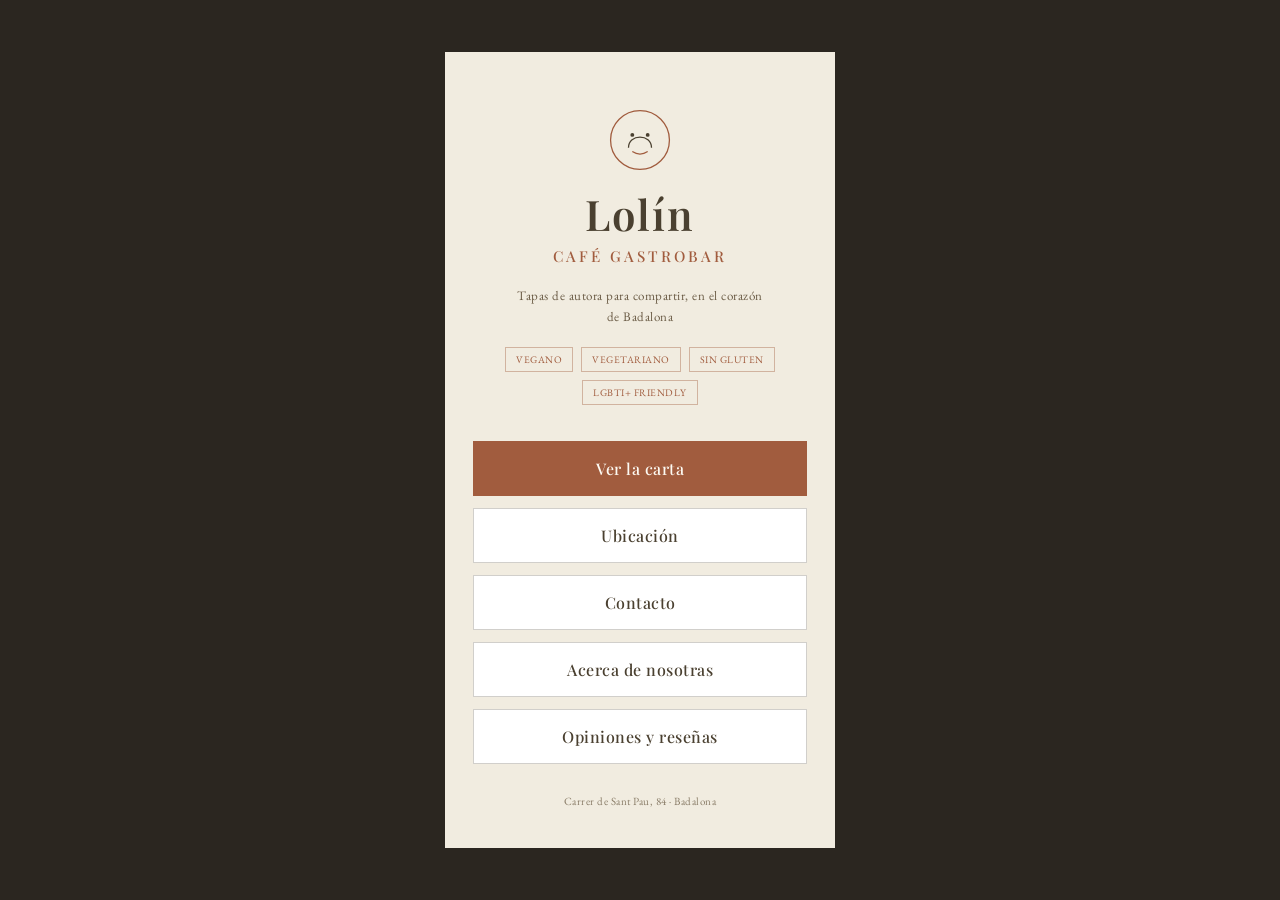
<file: index.html>
<!DOCTYPE html>
<html lang="es">
<head>
<meta charset="UTF-8">
<meta name="viewport" content="width=device-width, initial-scale=1.0">
<title>Lolín Café Gastrobar</title>
<link rel="preconnect" href="https://fonts.googleapis.com">
<link href="https://fonts.googleapis.com/css2?family=Playfair+Display:wght@500;600&family=EB+Garamond:wght@400;500&display=swap" rel="stylesheet">
<link rel="stylesheet" href="index-style.css">
</head>
<body>

  <div class="phone-screen">

    <header class="brand">
      <svg class="logo" viewBox="0 0 100 100" xmlns="http://www.w3.org/2000/svg" aria-hidden="true">
        <circle cx="50" cy="50" r="46" fill="none" stroke="#a15c3e" stroke-width="2"/>
        <path d="M32 62 C32 40 68 40 68 62" fill="none" stroke="#4a4030" stroke-width="2"/>
        <circle cx="38" cy="42" r="3" fill="#4a4030"/>
        <circle cx="62" cy="42" r="3" fill="#4a4030"/>
        <path d="M38 68 Q50 76 62 68" fill="none" stroke="#a15c3e" stroke-width="2"/>
      </svg>

      <h1 class="brand-name">Lolín</h1>
      <p class="brand-sub">Café Gastrobar</p>
      <p class="tagline">Tapas de autora para compartir, en el corazón de Badalona</p>

      <div class="badges">
        <span>Vegano</span>
        <span>Vegetariano</span>
        <span>Sin gluten</span>
        <span>LGBTI+ friendly</span>
      </div>
    </header>

    <nav class="menu-list">
      <a href="menu.html" class="menu-btn primary">Ver la carta</a>
      <a href="ubicacion.html" class="menu-btn">Ubicación</a>
      <a href="contacto.html" class="menu-btn">Contacto</a>
      <a href="acerca.html" class="menu-btn">Acerca de nosotras</a>
      <a href="opiniones.html" class="menu-btn">Opiniones y reseñas</a>
    </nav>

    <p class="footer-note">Carrer de Sant Pau, 84 · Badalona</p>

  </div>

</body>
</html>
</file>
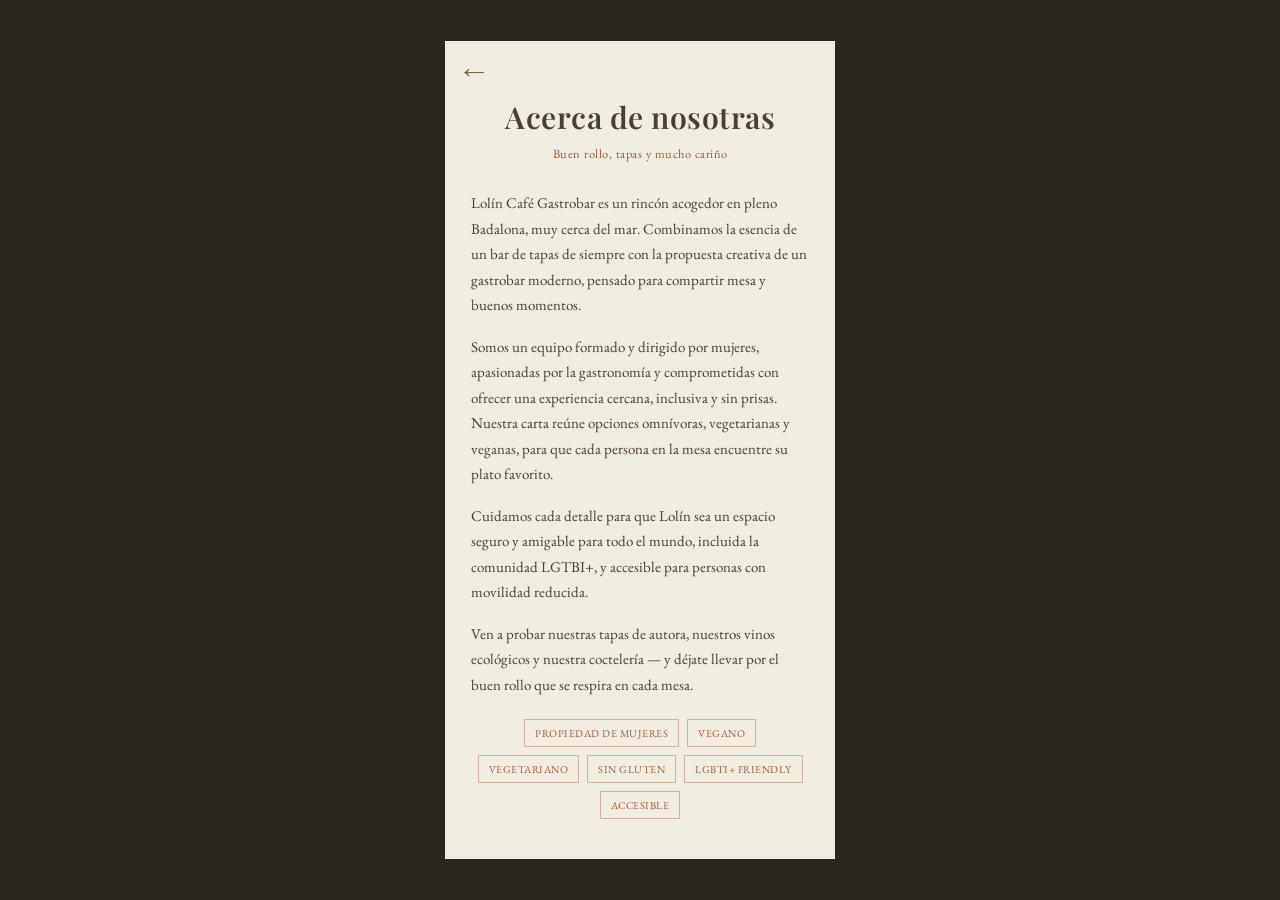
<file: acerca.html>
<!DOCTYPE html>
<html lang="es">
<head>
<meta charset="UTF-8">
<meta name="viewport" content="width=device-width, initial-scale=1.0">
<title>Lolín Café Gastrobar – Acerca de nosotras</title>
<link rel="preconnect" href="https://fonts.googleapis.com">
<link href="https://fonts.googleapis.com/css2?family=Playfair+Display:wght@500;600&family=EB+Garamond:wght@400;500&display=swap" rel="stylesheet">
<link rel="stylesheet" href="page-style.css">
</head>
<body>

  <div class="phone-screen">

    <a href="index.html" class="back-link" aria-label="Volver al inicio">&larr;</a>

    <header class="page-header">
      <h1 class="page-title">Acerca de nosotras</h1>
      <p class="page-subtitle">Buen rollo, tapas y mucho cariño</p>
    </header>

    <section class="about-text">
      <p>
        Lolín Café Gastrobar es un rincón acogedor en pleno Badalona,
        muy cerca del mar. Combinamos la esencia de un bar de tapas
        de siempre con la propuesta creativa de un gastrobar moderno,
        pensado para compartir mesa y buenos momentos.
      </p>

      <p>
        Somos un equipo formado y dirigido por mujeres, apasionadas
        por la gastronomía y comprometidas con ofrecer una experiencia
        cercana, inclusiva y sin prisas. Nuestra carta reúne opciones
        omnívoras, vegetarianas y veganas, para que cada persona en la
        mesa encuentre su plato favorito.
      </p>

      <p>
        Cuidamos cada detalle para que Lolín sea un espacio seguro y
        amigable para todo el mundo, incluida la comunidad LGTBI+, y
        accesible para personas con movilidad reducida.
      </p>

      <p>
        Ven a probar nuestras tapas de autora, nuestros vinos
        ecológicos y nuestra coctelería — y déjate llevar por el buen
        rollo que se respira en cada mesa.
      </p>
    </section>

    <div class="about-badges">
      <span>Propiedad de mujeres</span>
      <span>Vegano</span>
      <span>Vegetariano</span>
      <span>Sin gluten</span>
      <span>LGBTI+ friendly</span>
      <span>Accesible</span>
    </div>

  </div>

</body>
</html>
</file>
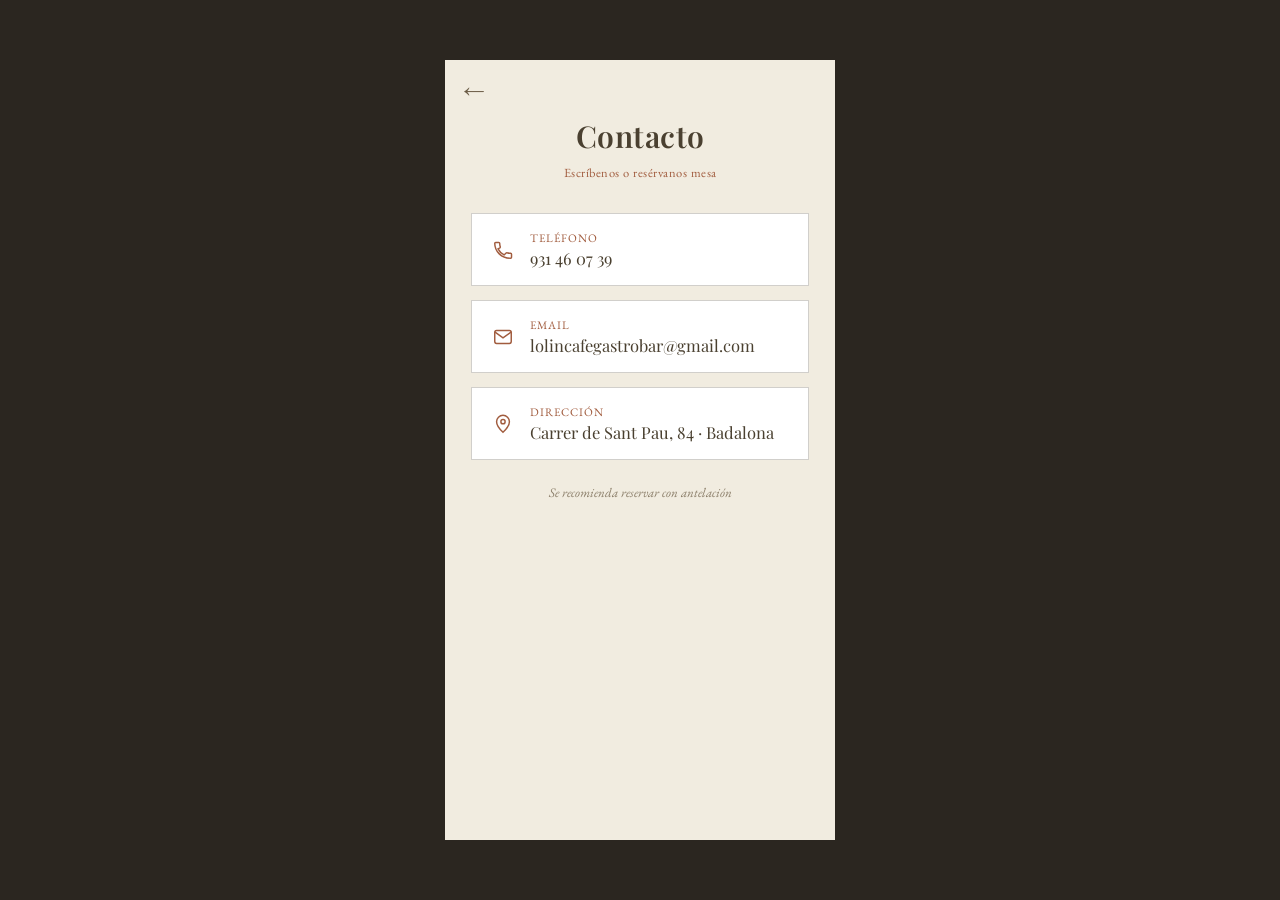
<file: contacto.html>
<!DOCTYPE html>
<html lang="es">
<head>
<meta charset="UTF-8">
<meta name="viewport" content="width=device-width, initial-scale=1.0">
<title>Lolín Café Gastrobar – Contacto</title>
<link rel="preconnect" href="https://fonts.googleapis.com">
<link href="https://fonts.googleapis.com/css2?family=Playfair+Display:wght@500;600&family=EB+Garamond:wght@400;500&display=swap" rel="stylesheet">
<link rel="stylesheet" href="page-style.css">
</head>
<body>

  <div class="phone-screen">

    <a href="index.html" class="back-link" aria-label="Volver al inicio">&larr;</a>

    <header class="page-header">
      <h1 class="page-title">Contacto</h1>
      <p class="page-subtitle">Escríbenos o resérvanos mesa</p>
    </header>

    <section class="contact-list">

      <a href="tel:+34931460739" class="contact-card">
        <span class="contact-icon" aria-hidden="true">
          <svg viewBox="0 0 24 24" fill="none" stroke="#a15c3e" stroke-width="1.6">
            <path d="M6.6 10.8c1.4 2.8 3.8 5.2 6.6 6.6l2.2-2.2c.3-.3.7-.4 1.1-.2 1.2.4 2.5.6 3.8.6.6 0 1 .4 1 1V20c0 .6-.4 1-1 1C10.3 21 3 13.7 3 4.7c0-.6.4-1 1-1H7.4c.6 0 1 .4 1 1 0 1.3.2 2.6.6 3.8.1.4 0 .8-.2 1.1L6.6 10.8z"/>
          </svg>
        </span>
        <span class="contact-text">
          <span class="contact-label">Teléfono</span>
          <span class="contact-value">931 46 07 39</span>
        </span>
      </a>

      <a href="mailto:lolincafegastrobar@gmail.com" class="contact-card">
        <span class="contact-icon" aria-hidden="true">
          <svg viewBox="0 0 24 24" fill="none" stroke="#a15c3e" stroke-width="1.6">
            <rect x="3" y="5" width="18" height="14" rx="2"/>
            <path d="M3 6.5 12 13l9-6.5"/>
          </svg>
        </span>
        <span class="contact-text">
          <span class="contact-label">Email</span>
          <span class="contact-value">lolincafegastrobar@gmail.com</span>
        </span>
      </a>

      <a href="ubicacion.html" class="contact-card">
        <span class="contact-icon" aria-hidden="true">
          <svg viewBox="0 0 24 24" fill="none" stroke="#a15c3e" stroke-width="1.6">
            <path d="M12 21s7-6.5 7-11.5A7 7 0 0 0 5 9.5C5 14.5 12 21 12 21z"/>
            <circle cx="12" cy="9.5" r="2.3"/>
          </svg>
        </span>
        <span class="contact-text">
          <span class="contact-label">Dirección</span>
          <span class="contact-value">Carrer de Sant Pau, 84 · Badalona</span>
        </span>
      </a>

    </section>

    <p class="info-note" style="margin-top: 24px; text-align: center;">
      Se recomienda reservar con antelación
    </p>

  </div>

</body>
</html>
</file>
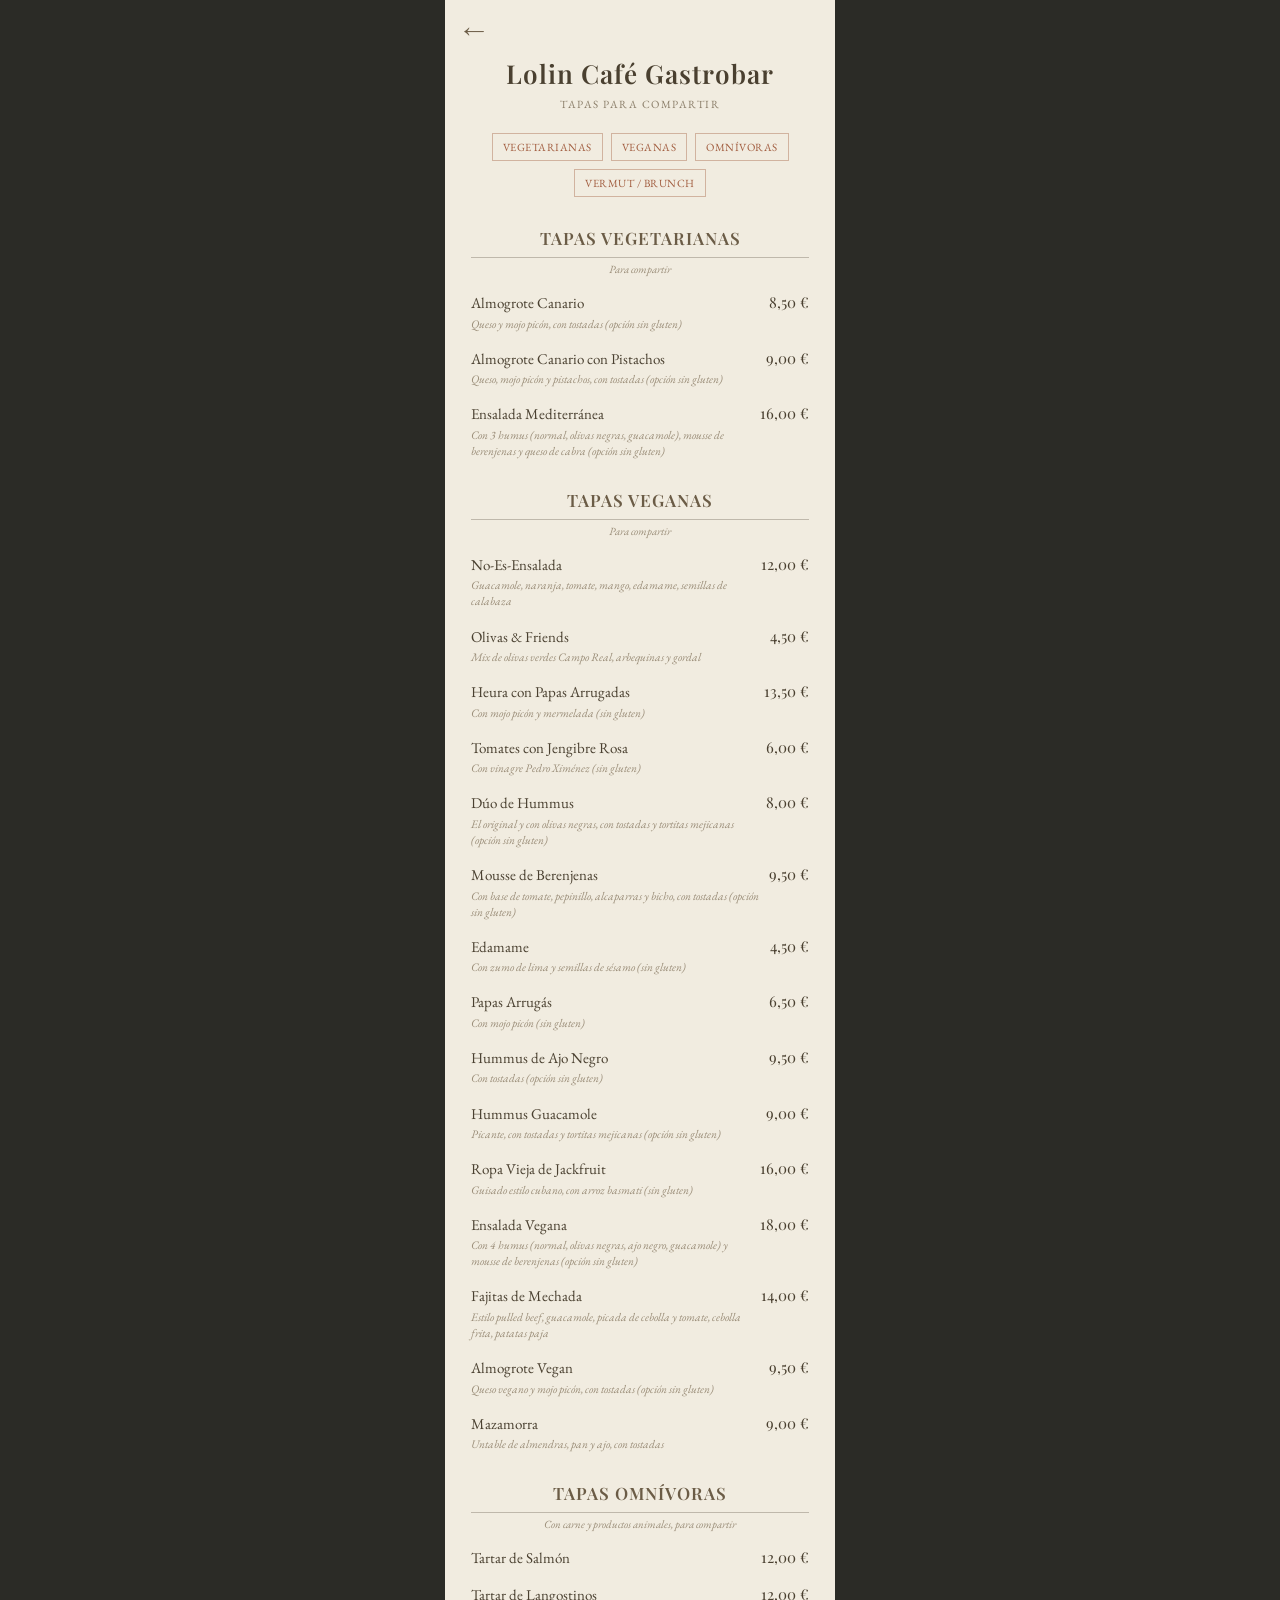
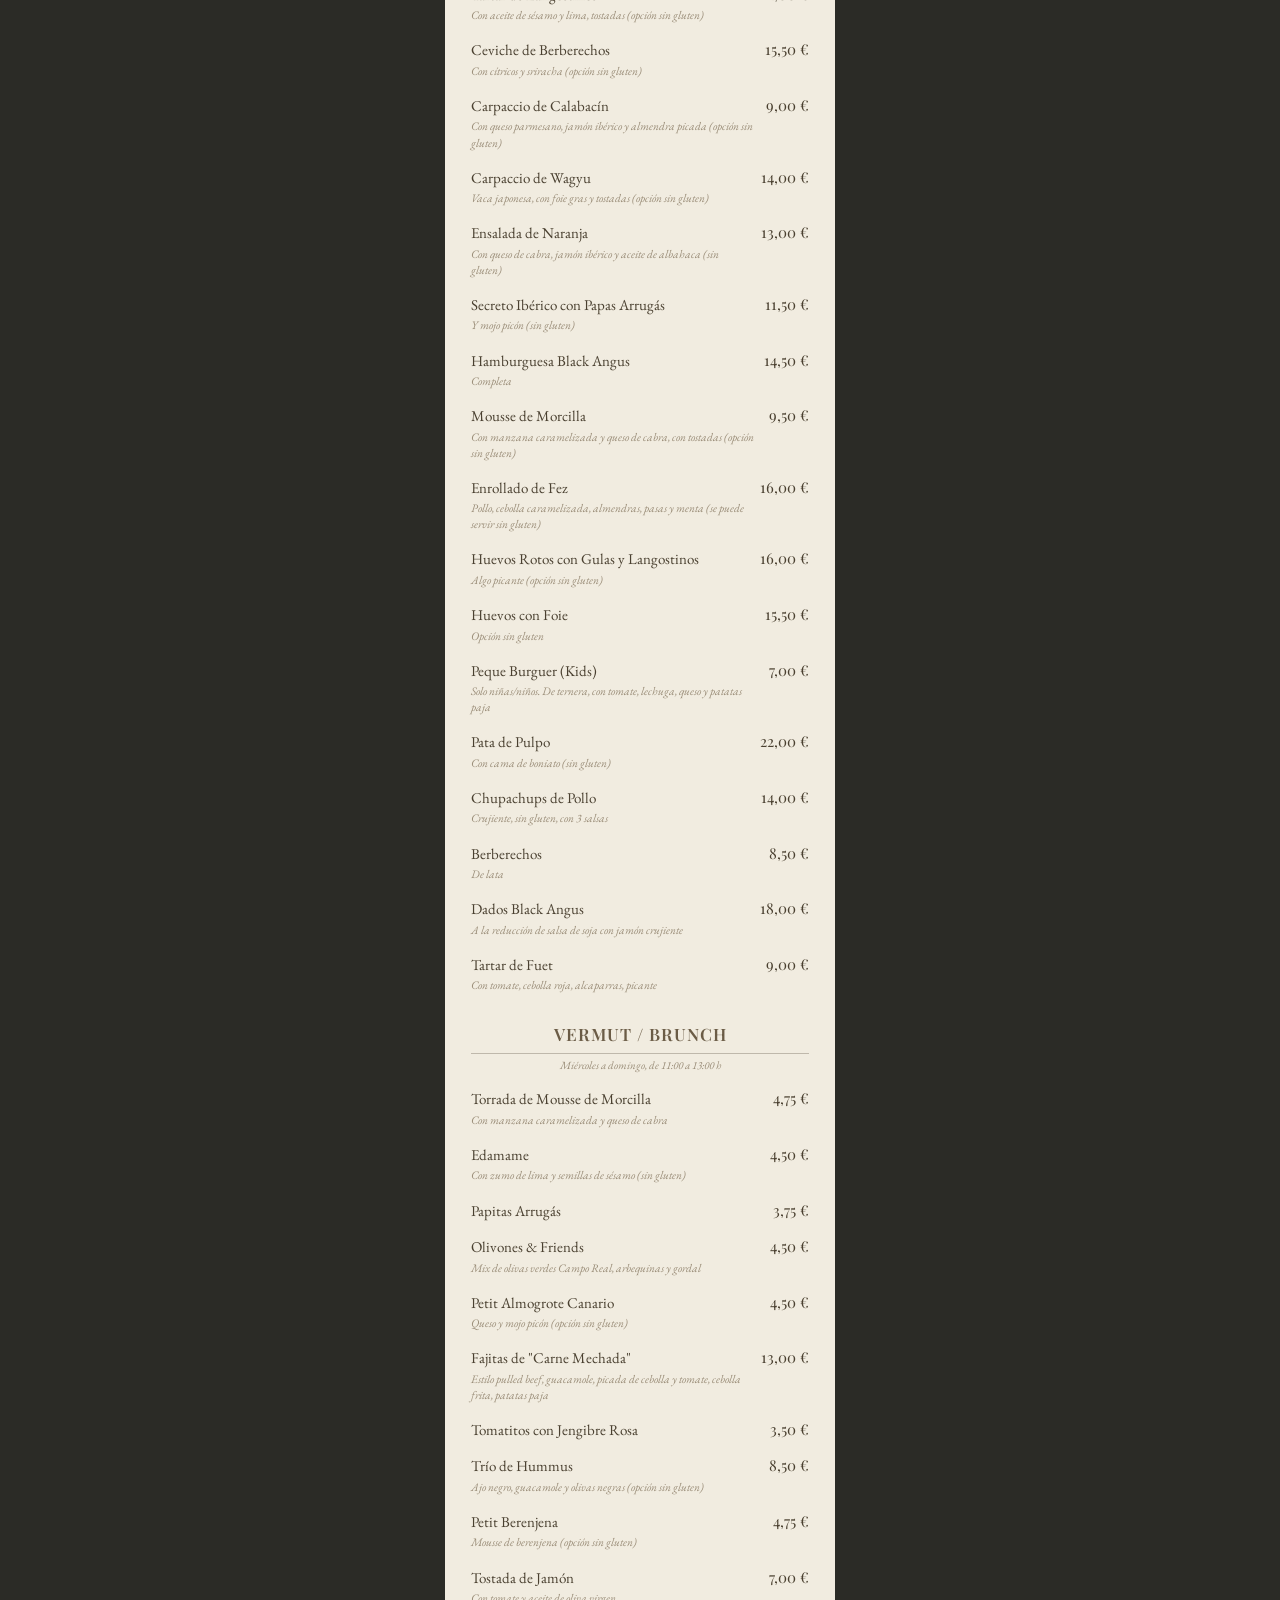
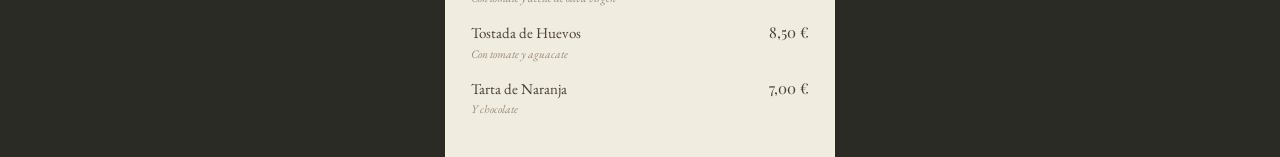
<file: menu.html>
<!DOCTYPE html>
<html lang="es">
<head>
<meta charset="UTF-8">
<meta name="viewport" content="width=device-width, initial-scale=1.0">
<title>Lolin Café Gastrobar – Carta</title>
<link rel="preconnect" href="https://fonts.googleapis.com">
<link href="https://fonts.googleapis.com/css2?family=Playfair+Display:wght@500;600&family=EB+Garamond:wght@400;500&display=swap" rel="stylesheet">
<link rel="stylesheet" href="menu-style.css">
</head>
<body>

  <div class="phone-screen">

    <a href="index.html" class="back-link" aria-label="Volver al inicio">&larr;</a>

    <header class="page-header">
      <h1 class="page-title">Lolin Café Gastrobar</h1>
      <p class="page-subtitle">Tapas para compartir</p>
    </header>

    <nav class="category-nav">
      <a href="#vegetarianas">Vegetarianas</a>
      <a href="#veganas">Veganas</a>
      <a href="#omnivoras">Omnívoras</a>
      <a href="#vermut">Vermut / Brunch</a>
    </nav>

    <!-- ================= TAPAS VEGETARIANAS ================= -->
    <section class="menu-section" id="vegetarianas">
      <h2 class="section-title">TAPAS VEGETARIANAS</h2>
      <p class="section-note">Para compartir</p>
      <div class="item-list">

        <div class="item-row">
          <span class="item-info">
            <span class="item-name">Almogrote Canario</span>
            <span class="item-desc">Queso y mojo picón, con tostadas (opción sin gluten)</span>
          </span>
          <span class="item-price">8,50 €</span>
        </div>

        <div class="item-row">
          <span class="item-info">
            <span class="item-name">Almogrote Canario con Pistachos</span>
            <span class="item-desc">Queso, mojo picón y pistachos, con tostadas (opción sin gluten)</span>
          </span>
          <span class="item-price">9,00 €</span>
        </div>

        <div class="item-row">
          <span class="item-info">
            <span class="item-name">Ensalada Mediterránea</span>
            <span class="item-desc">Con 3 humus (normal, olivas negras, guacamole), mousse de berenjenas y queso de cabra (opción sin gluten)</span>
          </span>
          <span class="item-price">16,00 €</span>
        </div>

      </div>
    </section>

    <!-- ================= TAPAS VEGANAS ================= -->
    <section class="menu-section" id="veganas">
      <h2 class="section-title">TAPAS VEGANAS</h2>
      <p class="section-note">Para compartir</p>
      <div class="item-list">

        <div class="item-row">
          <span class="item-info">
            <span class="item-name">No-Es-Ensalada</span>
            <span class="item-desc">Guacamole, naranja, tomate, mango, edamame, semillas de calabaza</span>
          </span>
          <span class="item-price">12,00 €</span>
        </div>

        <div class="item-row">
          <span class="item-info">
            <span class="item-name">Olivas & Friends</span>
            <span class="item-desc">Mix de olivas verdes Campo Real, arbequinas y gordal</span>
          </span>
          <span class="item-price">4,50 €</span>
        </div>

        <div class="item-row">
          <span class="item-info">
            <span class="item-name">Heura con Papas Arrugadas</span>
            <span class="item-desc">Con mojo picón y mermelada (sin gluten)</span>
          </span>
          <span class="item-price">13,50 €</span>
        </div>

        <div class="item-row">
          <span class="item-info">
            <span class="item-name">Tomates con Jengibre Rosa</span>
            <span class="item-desc">Con vinagre Pedro Ximénez (sin gluten)</span>
          </span>
          <span class="item-price">6,00 €</span>
        </div>

        <div class="item-row">
          <span class="item-info">
            <span class="item-name">Dúo de Hummus</span>
            <span class="item-desc">El original y con olivas negras, con tostadas y tortitas mejicanas (opción sin gluten)</span>
          </span>
          <span class="item-price">8,00 €</span>
        </div>

        <div class="item-row">
          <span class="item-info">
            <span class="item-name">Mousse de Berenjenas</span>
            <span class="item-desc">Con base de tomate, pepinillo, alcaparras y bicho, con tostadas (opción sin gluten)</span>
          </span>
          <span class="item-price">9,50 €</span>
        </div>

        <div class="item-row">
          <span class="item-info">
            <span class="item-name">Edamame</span>
            <span class="item-desc">Con zumo de lima y semillas de sésamo (sin gluten)</span>
          </span>
          <span class="item-price">4,50 €</span>
        </div>

        <div class="item-row">
          <span class="item-info">
            <span class="item-name">Papas Arrugás</span>
            <span class="item-desc">Con mojo picón (sin gluten)</span>
          </span>
          <span class="item-price">6,50 €</span>
        </div>

        <div class="item-row">
          <span class="item-info">
            <span class="item-name">Hummus de Ajo Negro</span>
            <span class="item-desc">Con tostadas (opción sin gluten)</span>
          </span>
          <span class="item-price">9,50 €</span>
        </div>

        <div class="item-row">
          <span class="item-info">
            <span class="item-name">Hummus Guacamole</span>
            <span class="item-desc">Picante, con tostadas y tortitas mejicanas (opción sin gluten)</span>
          </span>
          <span class="item-price">9,00 €</span>
        </div>

        <div class="item-row">
          <span class="item-info">
            <span class="item-name">Ropa Vieja de Jackfruit</span>
            <span class="item-desc">Guisado estilo cubano, con arroz basmati (sin gluten)</span>
          </span>
          <span class="item-price">16,00 €</span>
        </div>

        <div class="item-row">
          <span class="item-info">
            <span class="item-name">Ensalada Vegana</span>
            <span class="item-desc">Con 4 humus (normal, olivas negras, ajo negro, guacamole) y mousse de berenjenas (opción sin gluten)</span>
          </span>
          <span class="item-price">18,00 €</span>
        </div>

        <div class="item-row">
          <span class="item-info">
            <span class="item-name">Fajitas de Mechada</span>
            <span class="item-desc">Estilo pulled beef, guacamole, picada de cebolla y tomate, cebolla frita, patatas paja</span>
          </span>
          <span class="item-price">14,00 €</span>
        </div>

        <div class="item-row">
          <span class="item-info">
            <span class="item-name">Almogrote Vegan</span>
            <span class="item-desc">Queso vegano y mojo picón, con tostadas (opción sin gluten)</span>
          </span>
          <span class="item-price">9,50 €</span>
        </div>

        <div class="item-row">
          <span class="item-info">
            <span class="item-name">Mazamorra</span>
            <span class="item-desc">Untable de almendras, pan y ajo, con tostadas</span>
          </span>
          <span class="item-price">9,00 €</span>
        </div>

      </div>
    </section>

    <!-- ================= TAPAS OMNÍVORAS ================= -->
    <section class="menu-section" id="omnivoras">
      <h2 class="section-title">TAPAS OMNÍVORAS</h2>
      <p class="section-note">Con carne y productos animales, para compartir</p>
      <div class="item-list">

        <div class="item-row">
          <span class="item-info">
            <span class="item-name">Tartar de Salmón</span>
          </span>
          <span class="item-price">12,00 €</span>
        </div>

        <div class="item-row">
          <span class="item-info">
            <span class="item-name">Tartar de Langostinos</span>
            <span class="item-desc">Con aceite de sésamo y lima, tostadas (opción sin gluten)</span>
          </span>
          <span class="item-price">12,00 €</span>
        </div>

        <div class="item-row">
          <span class="item-info">
            <span class="item-name">Ceviche de Berberechos</span>
            <span class="item-desc">Con cítricos y sriracha (opción sin gluten)</span>
          </span>
          <span class="item-price">15,50 €</span>
        </div>

        <div class="item-row">
          <span class="item-info">
            <span class="item-name">Carpaccio de Calabacín</span>
            <span class="item-desc">Con queso parmesano, jamón ibérico y almendra picada (opción sin gluten)</span>
          </span>
          <span class="item-price">9,00 €</span>
        </div>

        <div class="item-row">
          <span class="item-info">
            <span class="item-name">Carpaccio de Wagyu</span>
            <span class="item-desc">Vaca japonesa, con foie gras y tostadas (opción sin gluten)</span>
          </span>
          <span class="item-price">14,00 €</span>
        </div>

        <div class="item-row">
          <span class="item-info">
            <span class="item-name">Ensalada de Naranja</span>
            <span class="item-desc">Con queso de cabra, jamón ibérico y aceite de albahaca (sin gluten)</span>
          </span>
          <span class="item-price">13,00 €</span>
        </div>

        <div class="item-row">
          <span class="item-info">
            <span class="item-name">Secreto Ibérico con Papas Arrugás</span>
            <span class="item-desc">Y mojo picón (sin gluten)</span>
          </span>
          <span class="item-price">11,50 €</span>
        </div>

        <div class="item-row">
          <span class="item-info">
            <span class="item-name">Hamburguesa Black Angus</span>
            <span class="item-desc">Completa</span>
          </span>
          <span class="item-price">14,50 €</span>
        </div>

        <div class="item-row">
          <span class="item-info">
            <span class="item-name">Mousse de Morcilla</span>
            <span class="item-desc">Con manzana caramelizada y queso de cabra, con tostadas (opción sin gluten)</span>
          </span>
          <span class="item-price">9,50 €</span>
        </div>

        <div class="item-row">
          <span class="item-info">
            <span class="item-name">Enrollado de Fez</span>
            <span class="item-desc">Pollo, cebolla caramelizada, almendras, pasas y menta (se puede servir sin gluten)</span>
          </span>
          <span class="item-price">16,00 €</span>
        </div>

        <div class="item-row">
          <span class="item-info">
            <span class="item-name">Huevos Rotos con Gulas y Langostinos</span>
            <span class="item-desc">Algo picante (opción sin gluten)</span>
          </span>
          <span class="item-price">16,00 €</span>
        </div>

        <div class="item-row">
          <span class="item-info">
            <span class="item-name">Huevos con Foie</span>
            <span class="item-desc">Opción sin gluten</span>
          </span>
          <span class="item-price">15,50 €</span>
        </div>

        <div class="item-row">
          <span class="item-info">
            <span class="item-name">Peque Burguer (Kids)</span>
            <span class="item-desc">Solo niñas/niños. De ternera, con tomate, lechuga, queso y patatas paja</span>
          </span>
          <span class="item-price">7,00 €</span>
        </div>

        <div class="item-row">
          <span class="item-info">
            <span class="item-name">Pata de Pulpo</span>
            <span class="item-desc">Con cama de boniato (sin gluten)</span>
          </span>
          <span class="item-price">22,00 €</span>
        </div>

        <div class="item-row">
          <span class="item-info">
            <span class="item-name">Chupachups de Pollo</span>
            <span class="item-desc">Crujiente, sin gluten, con 3 salsas</span>
          </span>
          <span class="item-price">14,00 €</span>
        </div>

        <div class="item-row">
          <span class="item-info">
            <span class="item-name">Berberechos</span>
            <span class="item-desc">De lata</span>
          </span>
          <span class="item-price">8,50 €</span>
        </div>

        <div class="item-row">
          <span class="item-info">
            <span class="item-name">Dados Black Angus</span>
            <span class="item-desc">A la reducción de salsa de soja con jamón crujiente</span>
          </span>
          <span class="item-price">18,00 €</span>
        </div>

        <div class="item-row">
          <span class="item-info">
            <span class="item-name">Tartar de Fuet</span>
            <span class="item-desc">Con tomate, cebolla roja, alcaparras, picante</span>
          </span>
          <span class="item-price">9,00 €</span>
        </div>

      </div>
    </section>

    <!-- ================= VERMUT / BRUNCH ================= -->
    <section class="menu-section" id="vermut">
      <h2 class="section-title">VERMUT / BRUNCH</h2>
      <p class="section-note">Miércoles a domingo, de 11:00 a 13:00 h</p>
      <div class="item-list">

        <div class="item-row">
          <span class="item-info">
            <span class="item-name">Torrada de Mousse de Morcilla</span>
            <span class="item-desc">Con manzana caramelizada y queso de cabra</span>
          </span>
          <span class="item-price">4,75 €</span>
        </div>

        <div class="item-row">
          <span class="item-info">
            <span class="item-name">Edamame</span>
            <span class="item-desc">Con zumo de lima y semillas de sésamo (sin gluten)</span>
          </span>
          <span class="item-price">4,50 €</span>
        </div>

        <div class="item-row">
          <span class="item-info">
            <span class="item-name">Papitas Arrugás</span>
          </span>
          <span class="item-price">3,75 €</span>
        </div>

        <div class="item-row">
          <span class="item-info">
            <span class="item-name">Olivones & Friends</span>
            <span class="item-desc">Mix de olivas verdes Campo Real, arbequinas y gordal</span>
          </span>
          <span class="item-price">4,50 €</span>
        </div>

        <div class="item-row">
          <span class="item-info">
            <span class="item-name">Petit Almogrote Canario</span>
            <span class="item-desc">Queso y mojo picón (opción sin gluten)</span>
          </span>
          <span class="item-price">4,50 €</span>
        </div>

        <div class="item-row">
          <span class="item-info">
            <span class="item-name">Fajitas de "Carne Mechada"</span>
            <span class="item-desc">Estilo pulled beef, guacamole, picada de cebolla y tomate, cebolla frita, patatas paja</span>
          </span>
          <span class="item-price">13,00 €</span>
        </div>

        <div class="item-row">
          <span class="item-info">
            <span class="item-name">Tomatitos con Jengibre Rosa</span>
          </span>
          <span class="item-price">3,50 €</span>
        </div>

        <div class="item-row">
          <span class="item-info">
            <span class="item-name">Trío de Hummus</span>
            <span class="item-desc">Ajo negro, guacamole y olivas negras (opción sin gluten)</span>
          </span>
          <span class="item-price">8,50 €</span>
        </div>

        <div class="item-row">
          <span class="item-info">
            <span class="item-name">Petit Berenjena</span>
            <span class="item-desc">Mousse de berenjena (opción sin gluten)</span>
          </span>
          <span class="item-price">4,75 €</span>
        </div>

        <div class="item-row">
          <span class="item-info">
            <span class="item-name">Tostada de Jamón</span>
            <span class="item-desc">Con tomate y aceite de oliva virgen</span>
          </span>
          <span class="item-price">7,00 €</span>
        </div>

        <div class="item-row">
          <span class="item-info">
            <span class="item-name">Tostada de Huevos</span>
            <span class="item-desc">Con tomate y aguacate</span>
          </span>
          <span class="item-price">8,50 €</span>
        </div>

        <div class="item-row">
          <span class="item-info">
            <span class="item-name">Tarta de Naranja</span>
            <span class="item-desc">Y chocolate</span>
          </span>
          <span class="item-price">7,00 €</span>
        </div>

      </div>
    </section>

  </div>

</body>
</html>
</file>
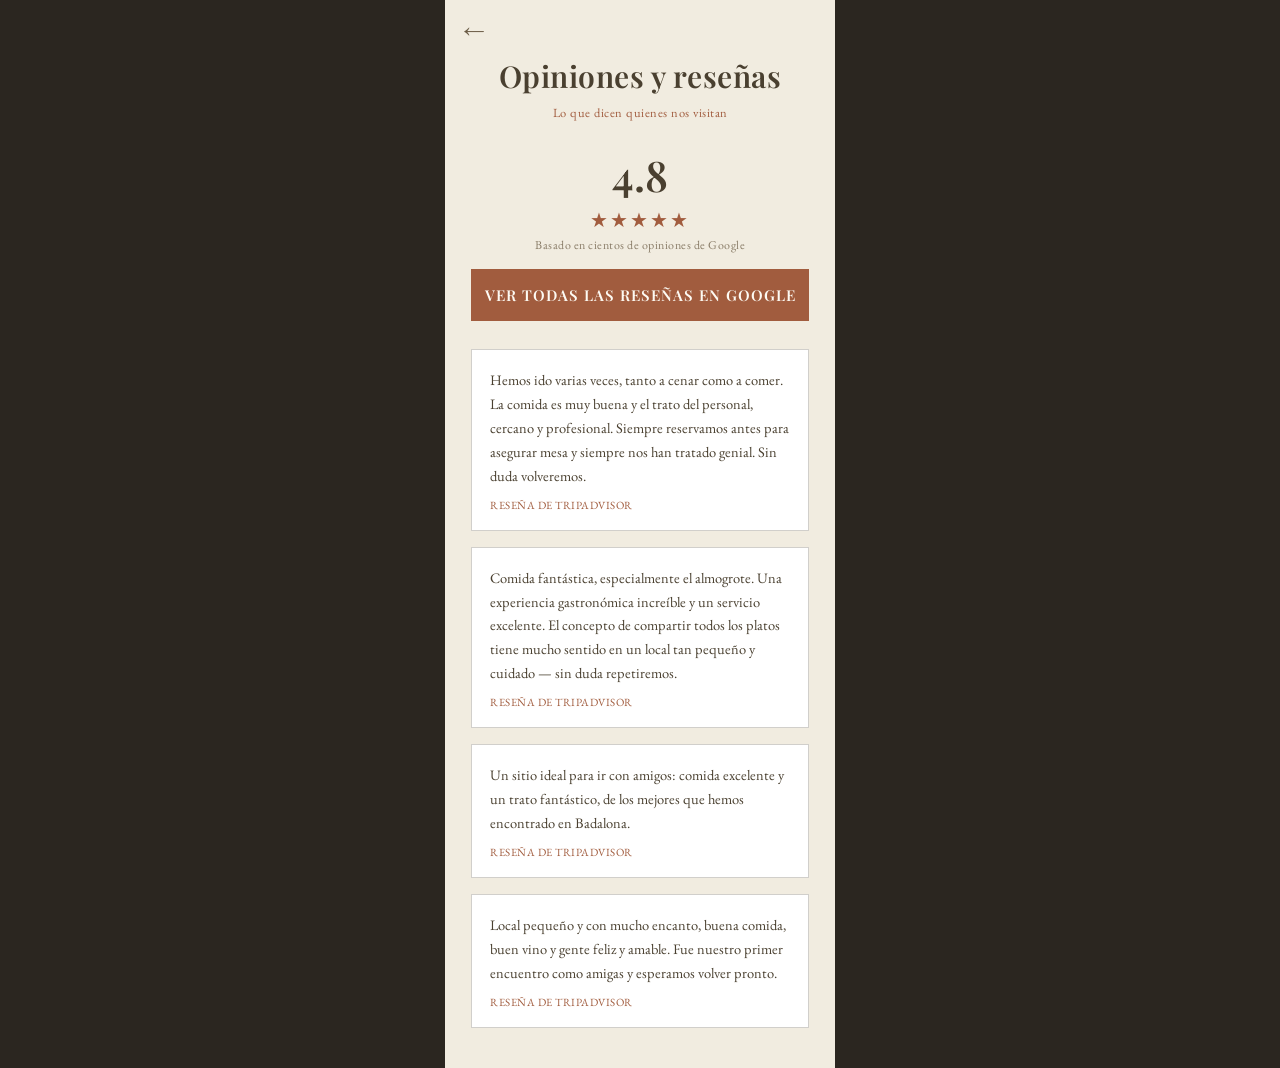
<file: opiniones.html>
<!DOCTYPE html>
<html lang="es">
<head>
<meta charset="UTF-8">
<meta name="viewport" content="width=device-width, initial-scale=1.0">
<title>Lolín Café Gastrobar – Opiniones y reseñas</title>
<link rel="preconnect" href="https://fonts.googleapis.com">
<link href="https://fonts.googleapis.com/css2?family=Playfair+Display:wght@500;600&family=EB+Garamond:wght@400;500&display=swap" rel="stylesheet">
<link rel="stylesheet" href="page-style.css">
</head>
<body>

  <div class="phone-screen">

    <a href="index.html" class="back-link" aria-label="Volver al inicio">&larr;</a>

    <header class="page-header">
      <h1 class="page-title">Opiniones y reseñas</h1>
      <p class="page-subtitle">Lo que dicen quienes nos visitan</p>
    </header>

    <section class="rating-summary">
      <span class="rating-number">4.8</span>
      <span class="rating-stars" aria-hidden="true">★★★★★</span>
      <span class="rating-count">Basado en cientos de opiniones de Google</span>
    </section>

    <a href="https://www.google.com/maps/search/?api=1&query=Lol%C3%ADn+Caf%C3%A9+Gastrobar+Badalona" target="_blank" rel="noopener" class="action-btn">
      Ver todas las reseñas en Google
    </a>

    <section class="reviews-list">

      <article class="review-card">
        <p class="review-text">
          Hemos ido varias veces, tanto a cenar como a comer. La comida
          es muy buena y el trato del personal, cercano y profesional.
          Siempre reservamos antes para asegurar mesa y siempre nos
          han tratado genial. Sin duda volveremos.
        </p>
        <span class="review-source">Reseña de TripAdvisor</span>
      </article>

      <article class="review-card">
        <p class="review-text">
          Comida fantástica, especialmente el almogrote. Una experiencia
          gastronómica increíble y un servicio excelente. El concepto
          de compartir todos los platos tiene mucho sentido en un local
          tan pequeño y cuidado — sin duda repetiremos.
        </p>
        <span class="review-source">Reseña de TripAdvisor</span>
      </article>

      <article class="review-card">
        <p class="review-text">
          Un sitio ideal para ir con amigos: comida excelente y un
          trato fantástico, de los mejores que hemos encontrado en
          Badalona.
        </p>
        <span class="review-source">Reseña de TripAdvisor</span>
      </article>

      <article class="review-card">
        <p class="review-text">
          Local pequeño y con mucho encanto, buena comida, buen vino y
          gente feliz y amable. Fue nuestro primer encuentro como
          amigas y esperamos volver pronto.
        </p>
        <span class="review-source">Reseña de TripAdvisor</span>
      </article>

    </section>

  </div>

</body>
</html>
</file>
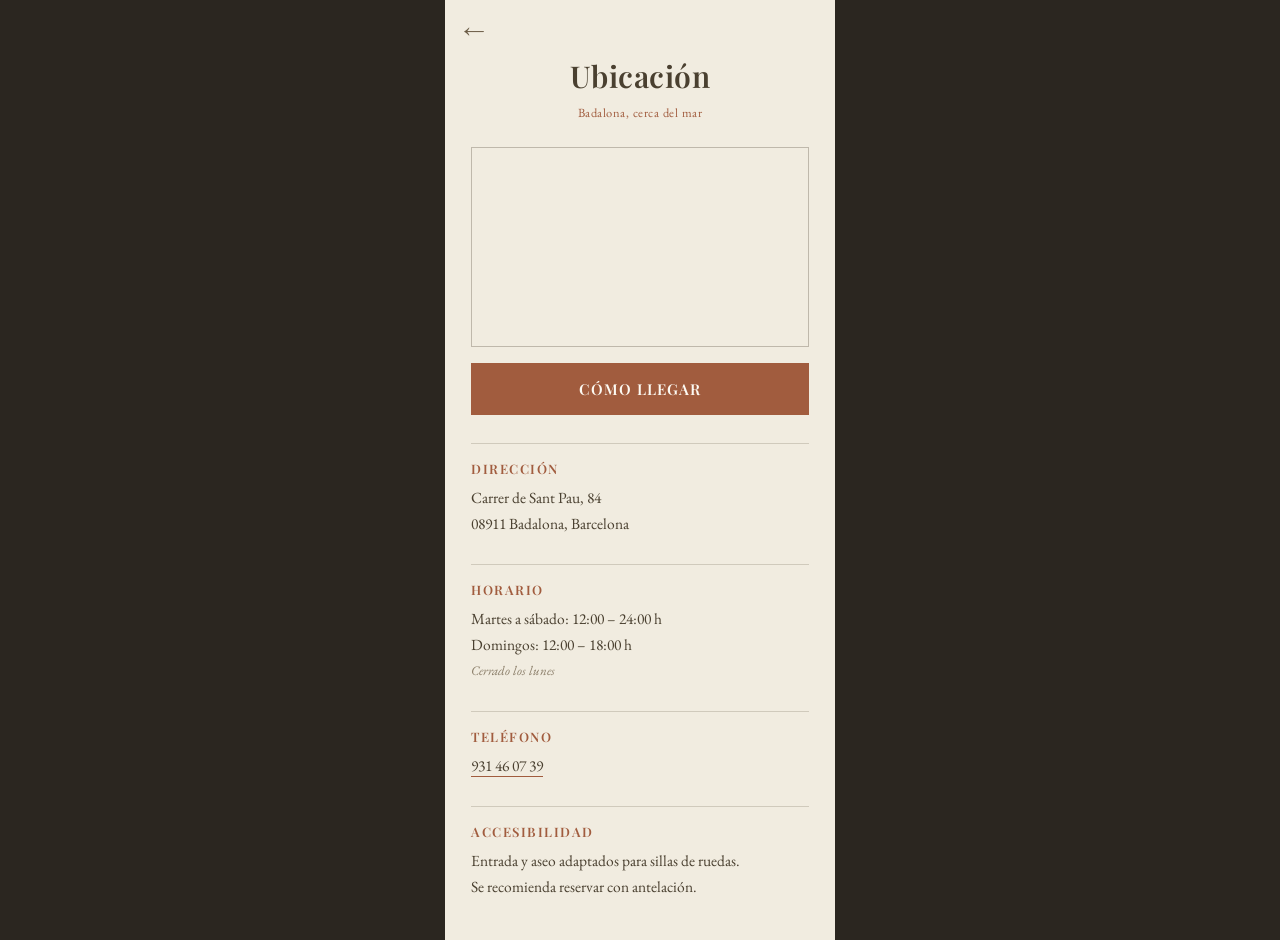
<file: ubicacion.html>
<!DOCTYPE html>
<html lang="es">
<head>
<meta charset="UTF-8">
<meta name="viewport" content="width=device-width, initial-scale=1.0">
<title>Lolín Café Gastrobar – Ubicación</title>
<link rel="preconnect" href="https://fonts.googleapis.com">
<link href="https://fonts.googleapis.com/css2?family=Playfair+Display:wght@500;600&family=EB+Garamond:wght@400;500&display=swap" rel="stylesheet">
<link rel="stylesheet" href="page-style.css">
</head>
<body>

  <div class="phone-screen">

    <a href="index.html" class="back-link" aria-label="Volver al inicio">&larr;</a>

    <header class="page-header">
      <h1 class="page-title">Ubicación</h1>
      <p class="page-subtitle">Badalona, cerca del mar</p>
    </header>

    <div class="map-wrapper">
      <iframe
        title="Mapa Lolín Café Gastrobar"
        src="https://maps.google.com/maps?q=Carrer%20de%20Sant%20Pau%2C%2084%2C%2008911%20Badalona&z=16&output=embed"
        loading="lazy"
        referrerpolicy="no-referrer-when-downgrade">
      </iframe>
    </div>

    <a href="https://www.google.com/maps/search/?api=1&query=Carrer+de+Sant+Pau+84+Badalona" target="_blank" rel="noopener" class="action-btn">
      Cómo llegar
    </a>

    <section class="info-block">
      <h2 class="info-label">Dirección</h2>
      <p class="info-text">Carrer de Sant Pau, 84<br>08911 Badalona, Barcelona</p>
    </section>

    <section class="info-block">
      <h2 class="info-label">Horario</h2>
      <p class="info-text">
        Martes a sábado: 12:00 – 24:00 h<br>
        Domingos: 12:00 – 18:00 h<br>
        <span class="info-note">Cerrado los lunes</span>
      </p>
    </section>

    <section class="info-block">
      <h2 class="info-label">Teléfono</h2>
      <p class="info-text"><a href="tel:+34931460739" class="info-link">931 46 07 39</a></p>
    </section>

    <section class="info-block">
      <h2 class="info-label">Accesibilidad</h2>
      <p class="info-text">
        Entrada y aseo adaptados para sillas de ruedas.<br>
        Se recomienda reservar con antelación.
      </p>
    </section>

  </div>

</body>
</html>
</file>
<file: index-style.css>
* {
  margin: 0;
  padding: 0;
  box-sizing: border-box;
}

body {
  min-height: 100vh;
  display: flex;
  justify-content: center;
  align-items: center;
  background: #2b2620;
  font-family: 'EB Garamond', Georgia, serif;
}

.phone-screen {
  width: 390px;
  min-height: 780px;
  background-color: #f1ece0;
  padding: 56px 28px 40px;
  display: flex;
  flex-direction: column;
  align-items: center;
}

/* ---- Marca ---- */

.brand {
  display: flex;
  flex-direction: column;
  align-items: center;
  text-align: center;
}

.logo {
  width: 64px;
  height: 64px;
  margin-bottom: 14px;
}

.brand-name {
  font-family: 'Playfair Display', serif;
  font-weight: 600;
  font-size: 42px;
  letter-spacing: 2px;
  color: #4a4030;
}

.brand-sub {
  font-family: 'Playfair Display', serif;
  font-weight: 500;
  font-size: 15px;
  letter-spacing: 3px;
  text-transform: uppercase;
  color: #a15c3e;
  margin-top: 4px;
}

.tagline {
  margin-top: 20px;
  font-size: 13px;
  letter-spacing: 0.5px;
  color: #6b5c46;
  line-height: 1.6;
  max-width: 260px;
}

/* ---- Badges ---- */

.badges {
  margin-top: 20px;
  display: flex;
  flex-wrap: wrap;
  gap: 8px;
  justify-content: center;
}

.badges span {
  font-size: 10px;
  letter-spacing: 0.5px;
  text-transform: uppercase;
  color: #a15c3e;
  padding: 5px 10px;
  border: 1px solid rgba(161, 92, 62, 0.4);
}

/* ---- Botones del menú ---- */

.menu-list {
  width: 100%;
  margin-top: 36px;
  display: flex;
  flex-direction: column;
  gap: 12px;
}

.menu-btn {
  display: block;
  width: 100%;
  padding: 16px 0;
  text-align: center;
  background-color: #ffffff;
  border: 1px solid rgba(74, 64, 48, 0.25);
  color: #4a4030;
  text-decoration: none;
  font-family: 'Playfair Display', serif;
  font-weight: 500;
  font-size: 16px;
  letter-spacing: 0.5px;
  transition: background-color 0.2s ease, border-color 0.2s ease;
}

.menu-btn:hover,
.menu-btn:focus-visible {
  background-color: #a15c3e;
  border-color: #a15c3e;
  color: #fdfaf3;
  outline: none;
}

/* ---- Botón principal (menú destacado) ---- */

.menu-btn.primary {
  background-color: #a15c3e;
  border-color: #a15c3e;
  color: #fdfaf3;
}

.menu-btn.primary:hover,
.menu-btn.primary:focus-visible {
  opacity: 0.9;
  background-color: #a15c3e;
}

/* ---- Pie ---- */

.footer-note {
  margin-top: 30px;
  font-size: 11px;
  letter-spacing: 0.5px;
  color: #8a7d68;
  text-align: center;
}

/* ---- Responsive ---- */

@media (max-width: 420px) {
  .phone-screen {
    width: 100%;
    min-height: 100vh;
  }
}
</file>
<file: page-style.css>
* {
  margin: 0;
  padding: 0;
  box-sizing: border-box;
}

body {
  min-height: 100vh;
  display: flex;
  justify-content: center;
  align-items: center;
  background: #2b2620;
  font-family: 'EB Garamond', Georgia, serif;
}

.phone-screen {
  position: relative;
  width: 390px;
  min-height: 780px;
  background-color: #f1ece0;
  padding: 44px 26px 40px;
  display: flex;
  flex-direction: column;
  align-items: center;
}

.back-link {
  position: absolute;
  top: 16px;
  left: 18px;
  font-size: 22px;
  color: #6b5c46;
  text-decoration: none;
}

/* ---- Encabezado ---- */

.page-header {
  text-align: center;
  margin-top: 12px;
}

.page-title {
  font-family: 'Playfair Display', serif;
  font-weight: 600;
  font-size: 30px;
  letter-spacing: 0.5px;
  color: #4a4030;
}

.page-subtitle {
  margin-top: 8px;
  font-size: 12.5px;
  letter-spacing: 0.5px;
  color: #a15c3e;
}

/* ---- Tarjetas de contacto / info ---- */

.contact-list {
  width: 100%;
  margin-top: 32px;
  display: flex;
  flex-direction: column;
  gap: 14px;
}

.contact-card {
  display: flex;
  align-items: center;
  gap: 14px;
  width: 100%;
  padding: 16px 18px;
  background-color: #ffffff;
  border: 1px solid rgba(74, 64, 48, 0.25);
  text-decoration: none;
  transition: background-color 0.2s ease;
}

.contact-card:hover,
.contact-card:focus-visible {
  background-color: #f6f1e5;
  outline: none;
}

.contact-icon {
  width: 26px;
  height: 26px;
  flex-shrink: 0;
  display: flex;
  align-items: center;
  justify-content: center;
}

.contact-icon svg {
  width: 22px;
  height: 22px;
}

.contact-text {
  display: flex;
  flex-direction: column;
  gap: 2px;
}

.contact-label {
  font-size: 11.5px;
  letter-spacing: 1px;
  text-transform: uppercase;
  color: #a15c3e;
}

.contact-value {
  font-family: 'Playfair Display', serif;
  font-size: 16.5px;
  color: #4a4030;
}

/* ---- Mapa ---- */

.map-wrapper {
  width: 100%;
  height: 200px;
  margin-top: 26px;
  border: 1px solid rgba(74, 64, 48, 0.3);
  overflow: hidden;
}

.map-wrapper iframe {
  width: 100%;
  height: 100%;
  border: 0;
  filter: sepia(8%) contrast(96%);
}

/* ---- Botón principal ---- */

.action-btn {
  display: block;
  width: 100%;
  margin-top: 16px;
  padding: 15px 0;
  text-align: center;
  background-color: #a15c3e;
  border: 1px solid #a15c3e;
  color: #fdfaf3;
  text-decoration: none;
  font-family: 'Playfair Display', serif;
  font-weight: 600;
  font-size: 15px;
  letter-spacing: 1px;
  text-transform: uppercase;
  transition: opacity 0.2s ease;
}

.action-btn:hover,
.action-btn:focus-visible {
  opacity: 0.88;
  outline: none;
}

/* ---- Bloques de información ---- */

.info-block {
  width: 100%;
  margin-top: 28px;
  border-top: 1px solid rgba(74, 64, 48, 0.2);
  padding-top: 16px;
}

.info-label {
  font-family: 'Playfair Display', serif;
  font-weight: 600;
  font-size: 13px;
  letter-spacing: 1.5px;
  text-transform: uppercase;
  color: #a15c3e;
  margin-bottom: 8px;
}

.info-text {
  font-size: 15.5px;
  line-height: 1.65;
  color: #4a4030;
}

.info-note {
  font-size: 13px;
  color: #8a7d68;
  font-style: italic;
}

.info-link {
  color: #4a4030;
  text-decoration: none;
  border-bottom: 1px solid #a15c3e;
}

/* ---- Texto largo (Acerca de) ---- */

.about-text {
  width: 100%;
  margin-top: 28px;
  display: flex;
  flex-direction: column;
  gap: 16px;
}

.about-text p {
  font-size: 15px;
  line-height: 1.7;
  color: #4a4030;
}

.about-badges {
  width: 100%;
  margin-top: 22px;
  display: flex;
  flex-wrap: wrap;
  gap: 8px;
  justify-content: center;
}

.about-badges span {
  font-size: 10.5px;
  letter-spacing: 0.5px;
  text-transform: uppercase;
  color: #a15c3e;
  padding: 6px 10px;
  border: 1px solid rgba(161, 92, 62, 0.4);
}

/* ---- Resumen de valoración (Opiniones) ---- */

.rating-summary {
  margin-top: 26px;
  display: flex;
  flex-direction: column;
  align-items: center;
  gap: 4px;
}

.rating-number {
  font-family: 'Playfair Display', serif;
  font-weight: 600;
  font-size: 42px;
  color: #4a4030;
}

.rating-stars {
  font-size: 20px;
  color: #a15c3e;
  letter-spacing: 2px;
}

.rating-count {
  font-size: 12px;
  color: #8a7d68;
  letter-spacing: 0.5px;
  text-align: center;
}

/* ---- Tarjetas de reseñas ---- */

.reviews-list {
  width: 100%;
  margin-top: 28px;
  display: flex;
  flex-direction: column;
  gap: 16px;
}

.review-card {
  width: 100%;
  padding: 18px;
  background-color: #ffffff;
  border: 1px solid rgba(74, 64, 48, 0.25);
}

.review-text {
  font-size: 14.5px;
  line-height: 1.65;
  color: #4a4030;
}

.review-source {
  display: block;
  margin-top: 10px;
  font-size: 11px;
  letter-spacing: 0.5px;
  text-transform: uppercase;
  color: #a15c3e;
}

/* ---- Responsive ---- */

@media (max-width: 420px) {
  .phone-screen {
    width: 100%;
    min-height: 100vh;
  }
}
</file>
<file: menu-style.css>
* {
  margin: 0;
  padding: 0;
  box-sizing: border-box;
}

body {
  min-height: 100vh;
  display: flex;
  justify-content: center;
  align-items: center;
  background: #2b2b26;
  font-family: 'EB Garamond', Georgia, serif;
}

.phone-screen {
  position: relative;
  width: 390px;
  min-height: 780px;
  background-color: #f1ece0;
  padding: 44px 26px 40px;
  display: flex;
  flex-direction: column;
  align-items: center;
}

.back-link {
  position: absolute;
  top: 16px;
  left: 18px;
  font-size: 22px;
  color: #6b5c46;
  text-decoration: none;
}

/* ---- Encabezado ---- */

.page-header {
  text-align: center;
  margin-top: 12px;
}

.page-title {
  font-family: 'Playfair Display', serif;
  font-weight: 600;
  font-size: 26px;
  letter-spacing: 1px;
  color: #4a4030;
}

.page-subtitle {
  margin-top: 6px;
  font-size: 11px;
  letter-spacing: 1.5px;
  text-transform: uppercase;
  color: #8a7d68;
}

/* ---- Navegación rápida entre categorías ---- */

.category-nav {
  width: 100%;
  margin-top: 22px;
  display: flex;
  flex-wrap: wrap;
  gap: 8px;
  justify-content: center;
}

.category-nav a {
  font-size: 11px;
  letter-spacing: 0.5px;
  text-transform: uppercase;
  color: #a15c3e;
  text-decoration: none;
  padding: 6px 10px;
  border: 1px solid rgba(161, 92, 62, 0.4);
}

/* ---- Secciones de la carta ---- */

.menu-section {
  width: 100%;
  margin-top: 30px;
  scroll-margin-top: 20px;
}

.section-title {
  font-family: 'Playfair Display', serif;
  font-weight: 600;
  font-size: 17px;
  letter-spacing: 1px;
  color: #6b5c46;
  text-align: center;
  margin-bottom: 4px;
  padding-bottom: 8px;
  border-bottom: 1px solid rgba(74, 64, 48, 0.3);
}

.section-note {
  text-align: center;
  font-size: 11px;
  font-style: italic;
  color: #9a8d78;
  margin-bottom: 16px;
  margin-top: 4px;
}

.item-list {
  display: flex;
  flex-direction: column;
  gap: 16px;
}

.item-row {
  display: flex;
  justify-content: space-between;
  align-items: baseline;
  gap: 10px;
}

.item-info {
  display: flex;
  flex-direction: column;
  gap: 3px;
}

.item-name {
  font-size: 15px;
  color: #4a4030;
  line-height: 1.3;
}

.item-desc {
  font-size: 11.5px;
  font-style: italic;
  color: #9a8d78;
  line-height: 1.4;
}

.item-tag {
  display: inline-block;
  margin-top: 2px;
  font-size: 9.5px;
  letter-spacing: 0.5px;
  text-transform: uppercase;
  color: #6b8a5c;
}

.item-price {
  font-family: 'Playfair Display', serif;
  font-size: 15px;
  color: #4a4030;
  white-space: nowrap;
  flex-shrink: 0;
}

/* ---- Responsive ---- */

@media (max-width: 420px) {
  .phone-screen {
    width: 100%;
    min-height: 100vh;
  }
}
</file>
